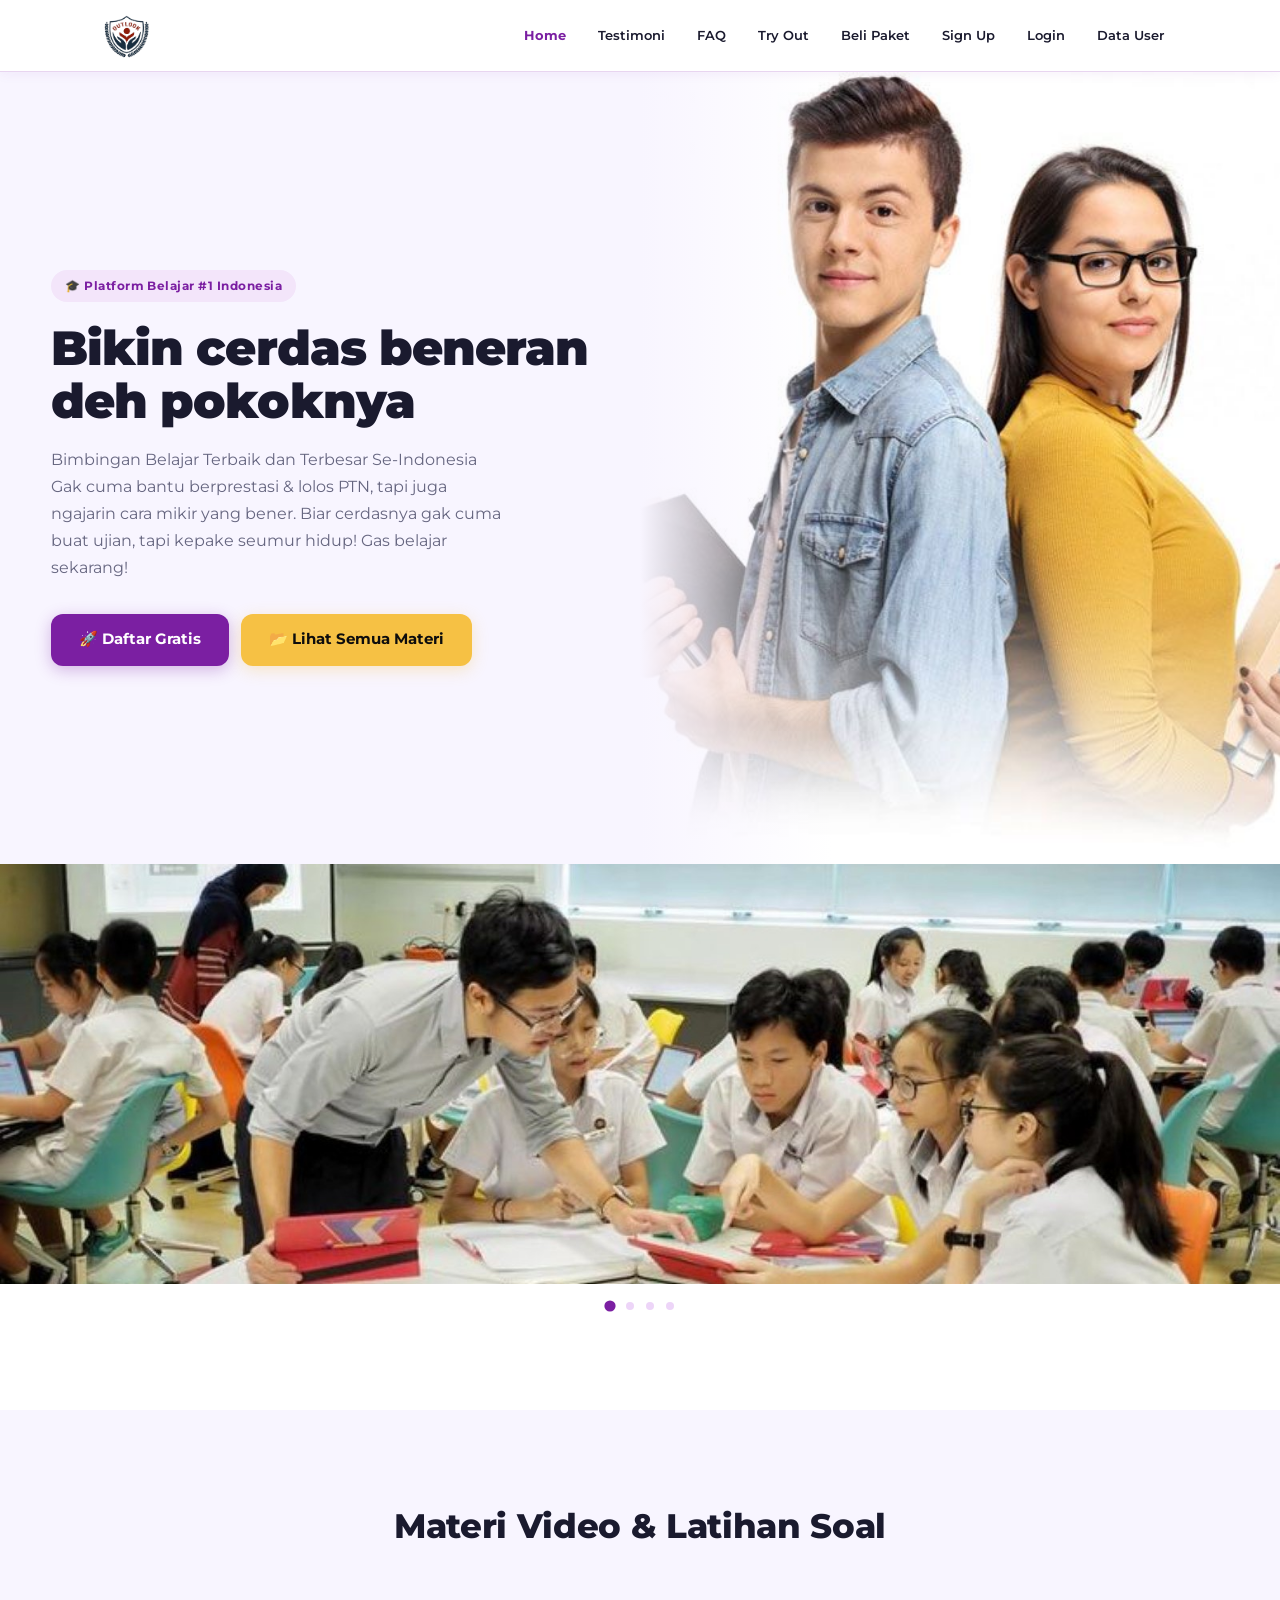
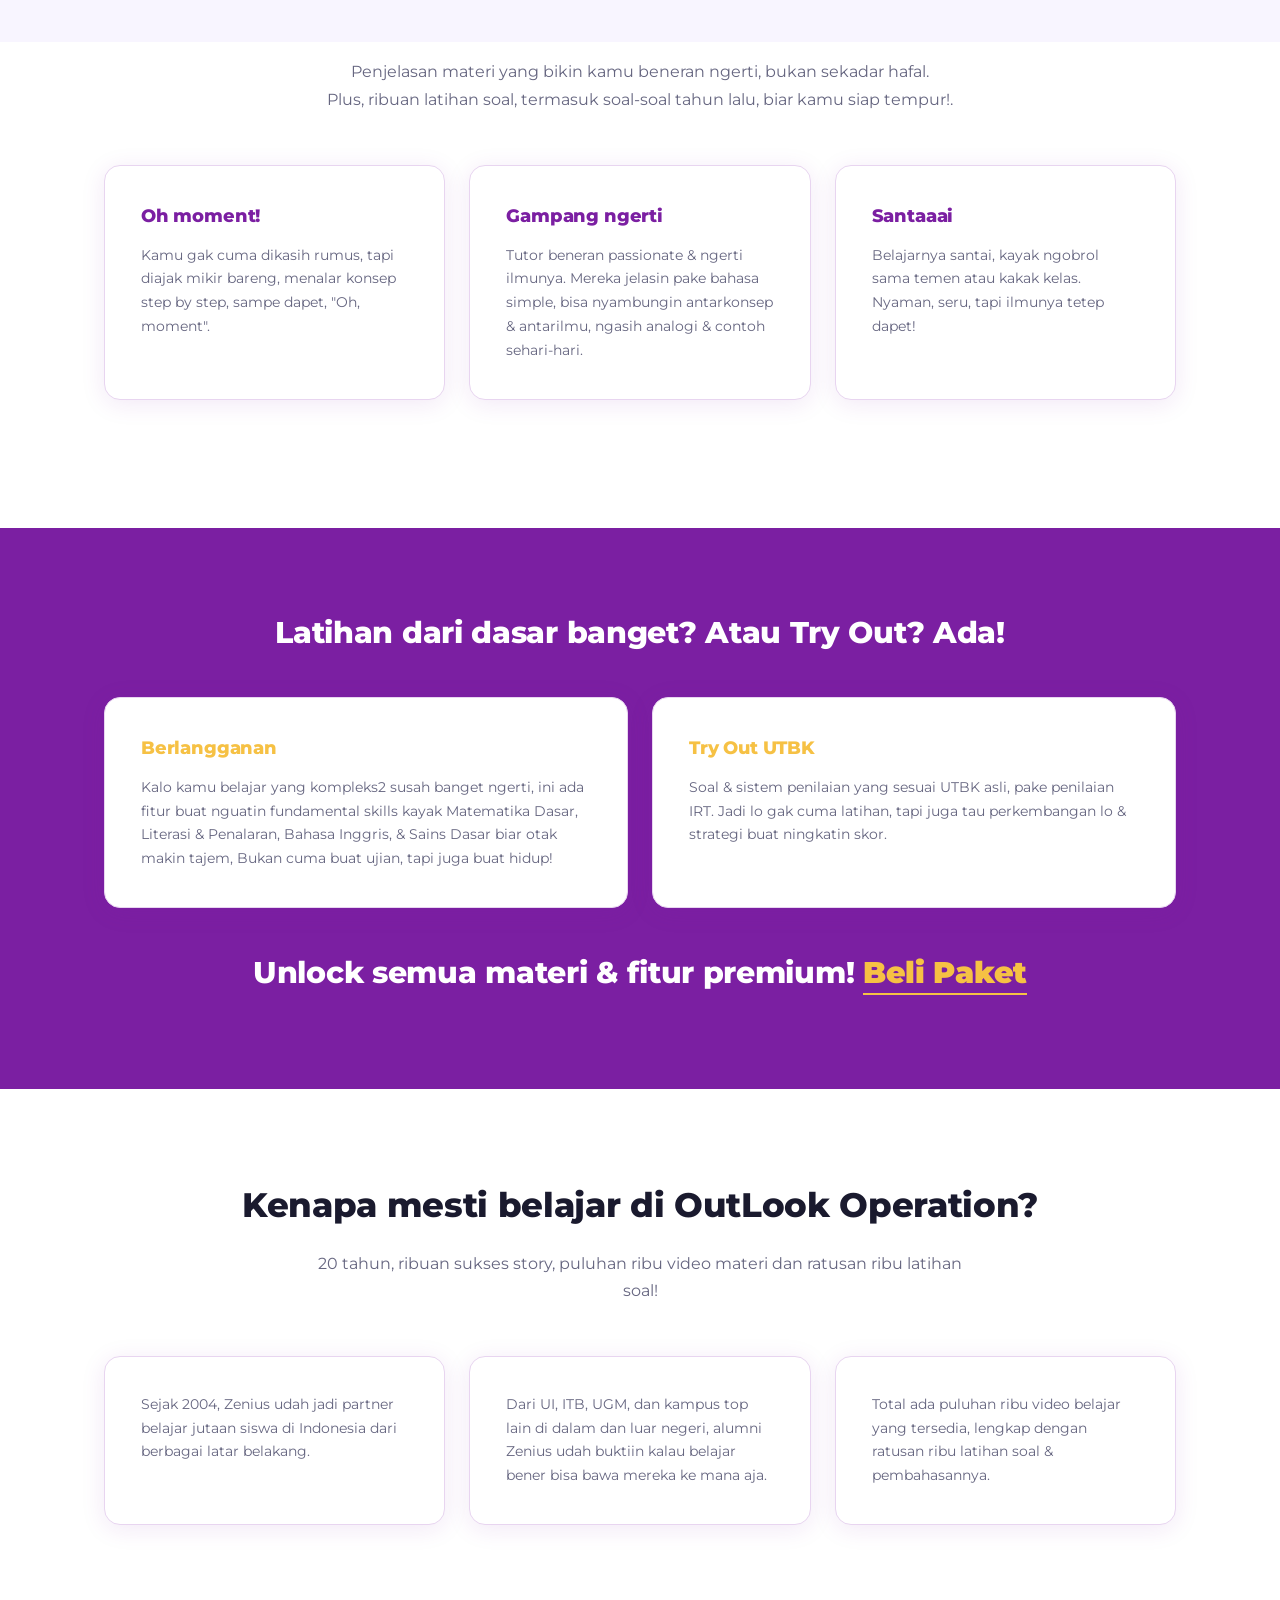
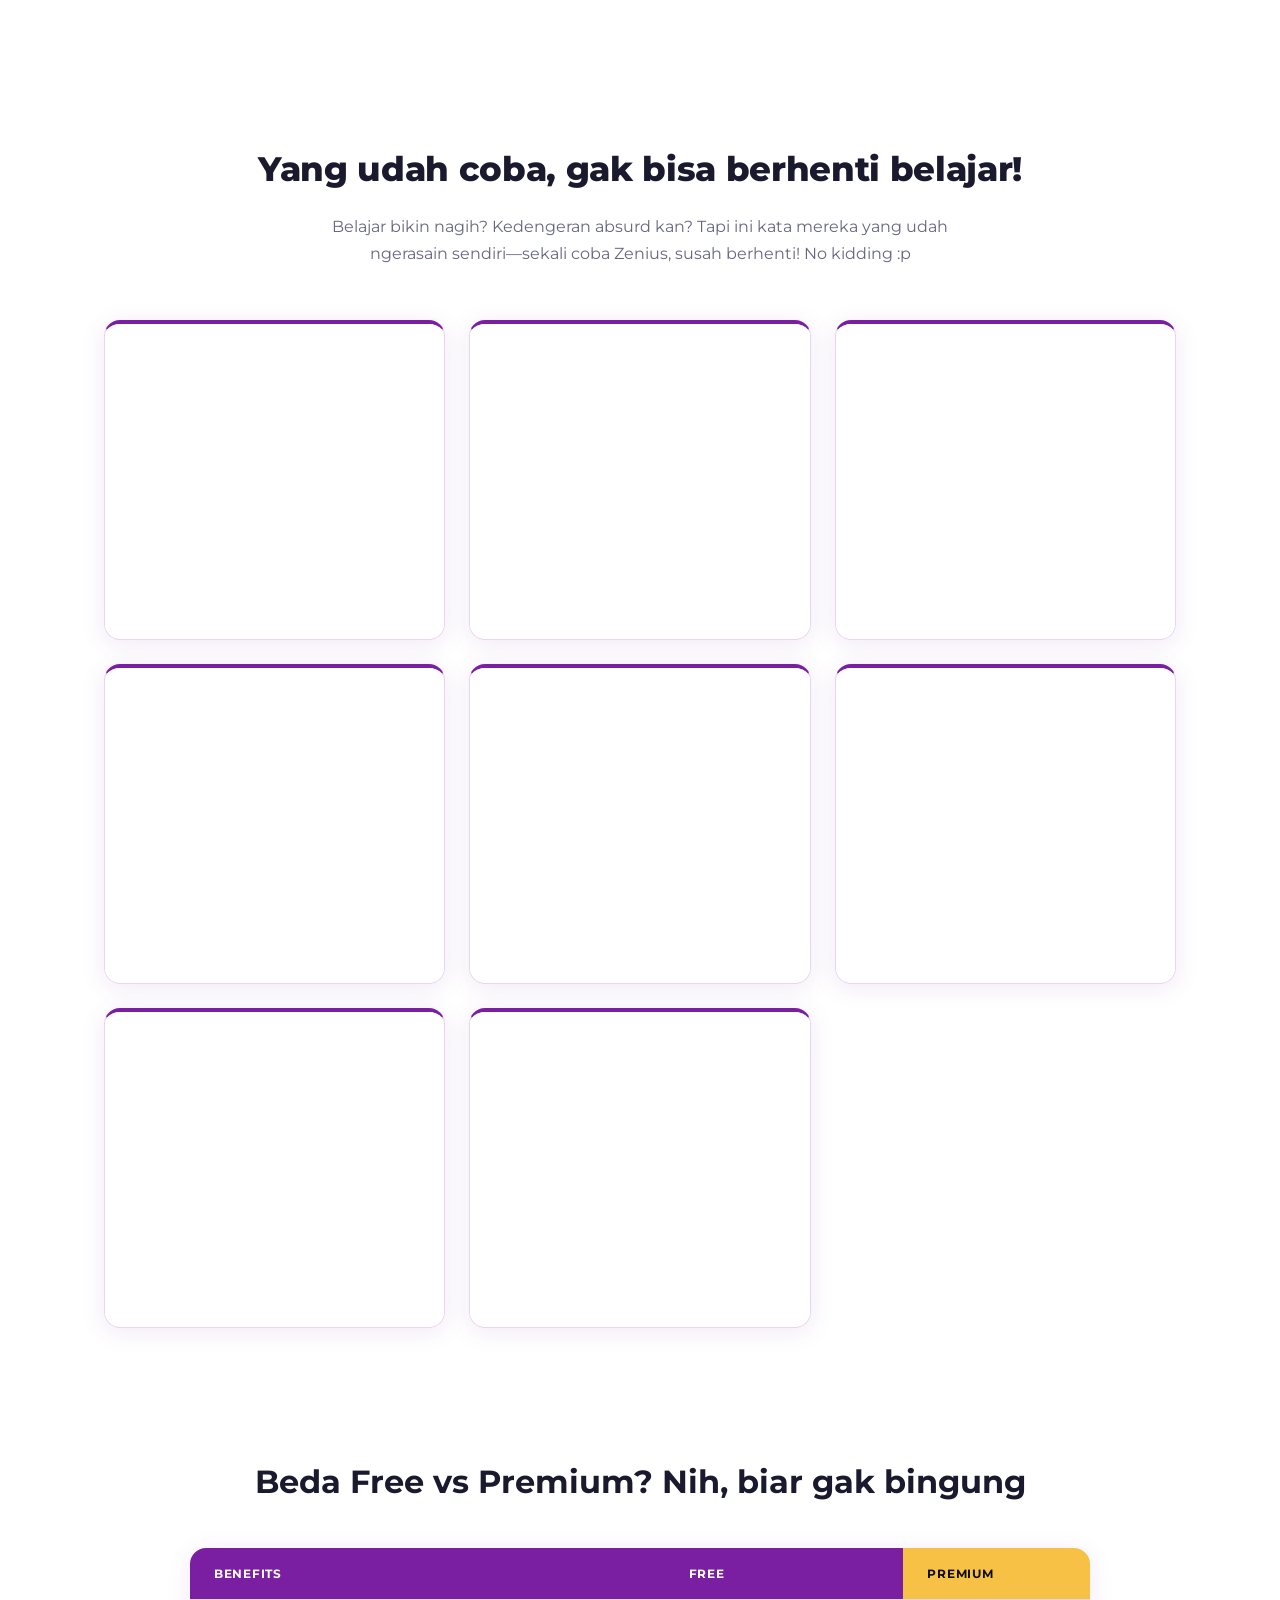
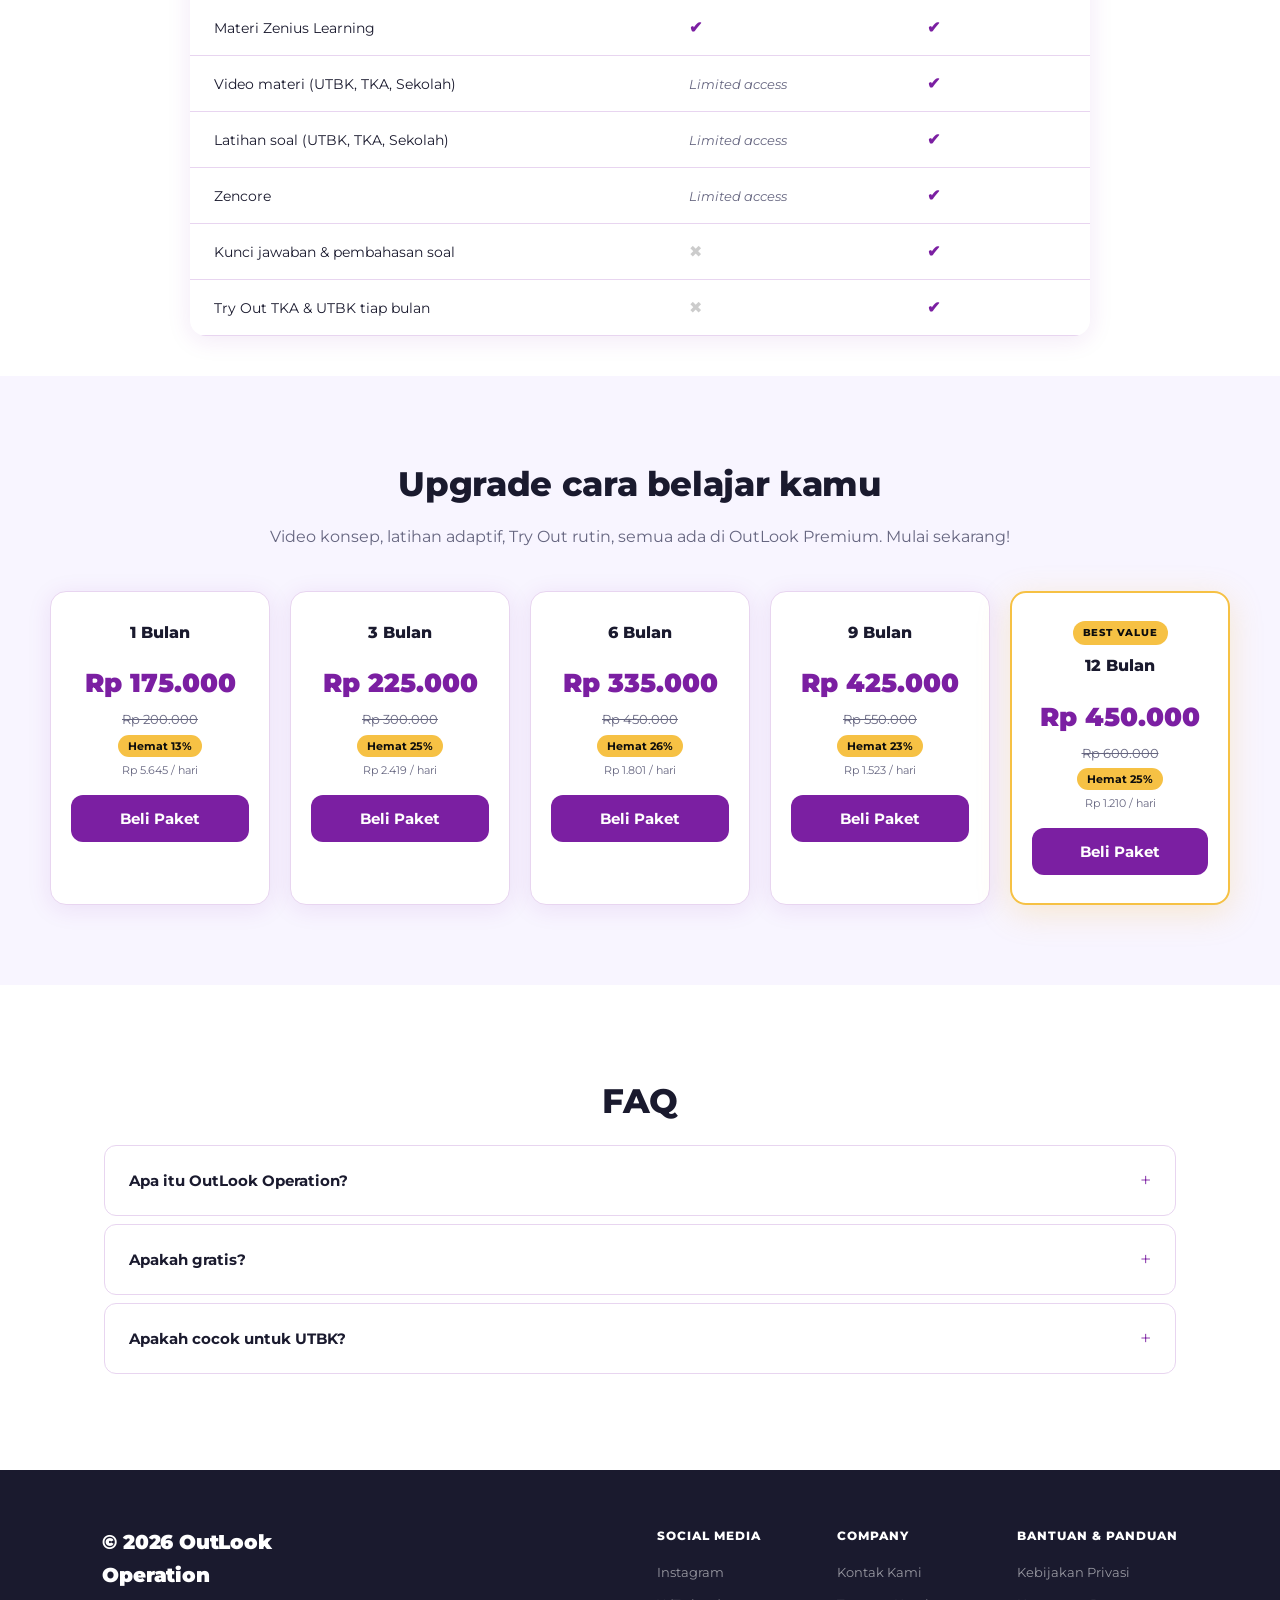
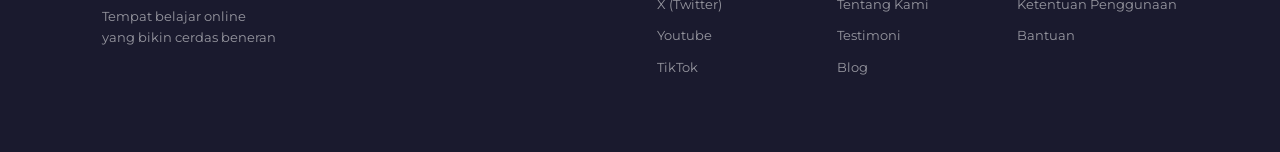
<file: index.html>
<html lang="en">

<head>
    <meta charset="UTF-8">
    <meta name="viewport" content="width=device-width, initial-scale=1.0">
    <title>OutLook Operation</title>
    <link rel="stylesheet" href="CSS/style.css">
    <link rel="preconnect" href="https://fonts.googleapis.com">
    <link rel="preconnect" href="https://fonts.gstatic.com" crossorigin>
    <link href="https://fonts.googleapis.com/css2?family=Montserrat:ital,wght@0,100..900;1,100..900&display=swap"
        rel="stylesheet">

</head>

<body>
    <!-- Header -->
    <header class="navbar">
        <li><a href="#testimoni">Testimoni</a></li>
        <li><a href="#faq">FAQ</a></li>

        <div class="top-menu">
            <ul>
                <li><a href="sma.html">SMA</a></li>
                <li><a href="utbk.html">UTBK</a></li>
                <li><a href="ujian-mandiri.html">Ujian Mandiri</a></li>
            </ul>
        </div>
        <a href="index.html">
            <img src="OutLook Logo.png" alt="Logo" style="height: 75px;">
        </a>
        <div>
            <input type="checkbox" id="nav-Toggle" class="nav-Toggle">
            <label for="nav-Toggle" class="navToggleMenu">
                <span></span>
                <span></span>
                <span></span>
            </label>
            <nav class="nav-menu">
                <ul>
                    <li><a href="#index" class="active">Home</a></li>
                    <li><a href="#testimoni">Testimoni</a></li>
                    <li><a href="#faq">FAQ</a></li>
                    <li><a href="#tryout">Try Out</a></li>
                    <li><a href="#beli-paket">Beli Paket</a></li>
                    <li><a href="SignUp.html">Sign Up</a></li>
                    <li><a href="login.html">Login</a></li>
                    <li><a href="DataUser.html">Data User</a></li>
                </ul>
            </nav>
        </div>
    </header>
    <!-- akhir header -->

    <!-- awal main -->
    <main>
        <!-- section 1: welcome -->
        <section class="hero" id="index">
            <div class="hero-text">
                <h1>Bikin cerdas beneran deh pokoknya</h1>
                <p>Bimbingan Belajar Terbaik dan Terbesar Se-Indonesia <br> Gak cuma bantu berprestasi & lolos PTN, tapi
                    juga ngajarin cara mikir yang bener. Biar cerdasnya gak cuma buat ujian, tapi kepake seumur hidup!
                    Gas belajar sekarang!
                </p>
                <div class="hero-button">
                    <a href="SignUp.html" class="btn btn-primary">🚀 Daftar Gratis</a>
                    <a href="Materi.html" class="btn btn-outline">📂 Lihat Semua Materi</a>
                </div>
            </div>
            <div class="hero-image">
                <img src="images/foto2.jpg" alt="Siswa belajar bersama">
            </div>
        </section>

        <div class="slider">

            <!-- Radio -->
            <input type="radio" name="slide" id="s1" checked>
            <input type="radio" name="slide" id="s2">
            <input type="radio" name="slide" id="s3">
            <input type="radio" name="slide" id="s4">
            <!-- Slides -->
            <div class="slides">
                <img src="images/photo2.jpg">
                <img src="images/photo1.jpg">
                <img src="images/photo3.jpg">
                <img src="images/photo4.jpg">
            </div>

            <!-- Dots -->
            <div class="dots">
                <label for="s1"></label>
                <label for="s2"></label>
                <label for="s3"></label>
                <label for="s4"></label>
            </div>

        </div>
        </section>


        <!-- Section 2: Video & Modul -->
        <section class="section">
            <div class="container">
                <h2 class="materi">Materi Video & Latihan Soal</h2>
                <p class="section-desc">Penjelasan materi yang bikin kamu beneran ngerti, bukan sekadar hafal.<br>

                    Plus, ribuan latihan soal, termasuk soal-soal tahun lalu, biar kamu siap tempur!.</p>
                <div class="grid-card">
                    <article class="card">
                        <h2>Oh moment!</h2>
                        <p>Kamu gak cuma dikasih rumus, tapi diajak mikir bareng, menalar konsep step by step, sampe
                            dapet, "Oh, moment".</p>
                    </article>
                    <article class="card">
                        <h2>Gampang ngerti</h2>
                        <p>Tutor beneran passionate & ngerti ilmunya. Mereka jelasin pake bahasa simple, bisa nyambungin
                            antarkonsep & antarilmu, ngasih analogi & contoh sehari-hari.</p>
                    </article>
                    <article class="card">
                        <h2>Santaaai</h2>
                        <p>Belajarnya santai, kayak ngobrol sama temen atau kakak kelas. Nyaman, seru, tapi ilmunya
                            tetep dapet!</p>
                    </article>
                </div>
            </div>
        </section>

        <!-- Section 3: Try Out -->
        <section class="section section-blue">
            <div class="container">
                <h2>Latihan dari dasar banget? Atau Try Out? Ada!</h2>
                <div class="grid-tryout">
                    <article class="tryout-1">
                        <h2>Berlangganan</h2>
                        <p>Kalo kamu belajar yang kompleks2 susah banget ngerti, ini ada fitur buat nguatin fundamental
                            skills kayak Matematika Dasar, Literasi & Penalaran, Bahasa Inggris, & Sains Dasar biar otak
                            makin tajem, Bukan cuma buat ujian, tapi juga buat hidup!</p>
                    </article>
                    <article class="tryout-2">
                        <h2>Try Out UTBK</h2>
                        <p>Soal & sistem penilaian yang sesuai UTBK asli, pake penilaian IRT. Jadi lo gak cuma latihan,
                            tapi juga tau perkembangan lo & strategi buat ningkatin skor.</p>
                    </article>
                </div>
            </div>

            <h2>Unlock semua materi & fitur premium! <a href="#beli-paket">Beli Paket</a></h2>
        </section>

        <!-- section 3: About -->
        <section class="section">
            <div class="container">
                <h2>Kenapa mesti belajar di OutLook Operation?</h2>
                <p class="section-desc">20 tahun, ribuan sukses story, puluhan ribu video materi dan ratusan ribu
                    latihan soal!</p>
                <div class="grid-about">
                    <div class="about">
                        <p>Sejak 2004, Zenius udah jadi partner belajar jutaan siswa di Indonesia dari berbagai latar
                            belakang.</p>
                    </div>
                    <div class="about">
                        <p>Dari UI, ITB, UGM, dan kampus top lain di dalam dan luar negeri, alumni Zenius udah buktiin
                            kalau belajar bener bisa bawa mereka ke mana aja.</p>
                    </div>
                    <div class="about">
                        <p>Total ada puluhan ribu video belajar yang tersedia, lengkap dengan ratusan ribu latihan soal
                            & pembahasannya.</p>
                    </div>
                </div>
            </div>
        </section>

        <!-- section 4: Testimoni -->
        <section class="section" id="testimoni">
            <div class="container">
                <h2>Yang udah coba, gak bisa berhenti belajar!</h2>
                <p class="section-desc">Belajar bikin nagih? Kedengeran absurd kan? Tapi ini kata mereka yang udah
                    ngerasain sendiri—sekali coba Zenius, susah berhenti! No kidding :p</p>
                <div class="grid-testimoni">
                    <div class="testimoni">
                        <h3>Sultan Zahid</h3>
                        <p>Institut Teknologi Kalimantan - Sistem Informasi</p>
                        <p>Zenius is one of the changer on how I look the knowledge in life. Mungkin semua hal yang
                            sudah dipelajarin dari SD-SMA itu terasa berbeda setelah kenal sama Zenius. Lewat playlist
                            Zen Learning, kita benar-benar diprogram ulang semua pengetahuan dan pelajaran yang
                            diketahui. Dari situ finally tau, it's absolutely crucial to learn everything from the
                            fundamental and systematically. Berharap kurikulum Zen bisa diterapkan ke seluruh sekolah,
                            pasti banyak banget siswa yang akan melihat pelajaran menjadi lebih bermakna. Thank you so
                            much Zen!</p>
                    </div>
                    <div class="testimoni">
                        <h3>Rahmah Nuuru</h3>
                        <p>Universitas Padjajaran - Sastra Jepang</p>
                        <p>Inget bgt waktu Zen masih ada aplikasi aku juga sempet langganan tapi ga aku gunain dengan
                            baik :( Waktu itu aku masih kepikiran maaaiiiinnn aja sampe akhirnya masa berlanggananya
                            habis. After ketolak SNBP ada kali ya sedihnya bgt bgt sampe berhari-hari dan persiapan SNBT
                            aku kurang dari sebulan. Awal-awal cuma catet materi PK PM tanpa latihan soal, terus aku
                            buka playlist literasi sampai fundamentalnya Zenius bener-bener hampir semua aku tonton dan
                            aku catet :D Catetan aku almost dari Zenius semua untuk sub-test PU, PPU, PBM, LitBind,
                            LitBing. Seneng bgt karena tutornya tuh ngajarnya asik! Pake bahasa gaul dan kayak lagi
                            diajarin temen. Enjoy bgt sampe lupa waktu kalo buka Zenius. Bener-bener diajarin dari dasar
                            dan alasan kenapa harus belajar tiap sub-test sampai ke hal-hal detail ada semua, keren bgt.
                            Beneran seneng bgt pernah belajar bareng Zen dan agak menyesal waktu itu sempet kebanyakan
                            main, tapi thank you yaa Zenius sudah bantu aku capai salah satu mimpi aku </p>
                    </div>
                    <div class="testimoni">
                        <h3>Khansa Maghfirah Haris</h3>
                        <p>Universitas Sumatera Utara - Manajemen bisnis</p>
                        <p>Bukan cuman aku bahkan satu keluargaku itu user Zenius. Dua orang kakak aku yang belajar di
                            Zenius lulus ke kedokteran USU dan kedokteran gigi USU, aku sendiri lulus ke manajemen USU
                            tahun ini. Pengalaman kami pakai Zenius dari masa sekolah adalah Zenius itu bukan cuman
                            ngajarin sekadar pelajaran sekolah, tapi juga membentuk pola pikir kita, dari yang awalnya
                            pelajar biasa jadi punya mindset seorang mahasiswa. Jujur belajar di Zenius itu awet bangett
                            ilmunya, kita diajarin dari konsep dasar bukan carcep (cara cepat) atau hapalan yang
                            panjang2. Rasanya setiap habis belajar di Zenius itu mau belajar lagi lagi dan lagi, ilmunya
                            ga pernah dapat di tempat lain, cuman di Zenius aku jadi suka belajar, dan penasaran dengan
                            hal2 baru. Apalagi soal-soal dan tryoutnya, aku selalu ga bosen2 bahas soal di Zenius,
                            soal-soalnya hots dan nantangin banget. Pencapaian nilai aku meningkat drastis waktu belajar
                            di Zenius, ga bimbel di mana pun dari smp, tapi aku selalu dapat peringkat tertinggi di
                            kelas maupun di sekolah. Kita diajarkan pemahaman dan pentingnya kita tau ilmu2 yang
                            diajarkan ke kita, bukan cuman untuk sekolah tapi juga untuk masa depan kita. Tutor2 nya
                            asli seru dan jago2 banget ngajarin, the real berkualitas, belajar mandiri jadi lebih enjoy
                            tapi daging semua yang didapat. Makasih banget buat Zenius udah nemenin masa sekolahku, gak
                            pernah nyesel belajar di Zenius, dan jadi rekomendasi banget untuk kamu yang mau jadi
                            pelajar cerdas dan berkualitas ❤❤❤✨</p>
                    </div>
                    <div class="testimoni">
                        <h3>Fabiola Icasia Rahmah</h3>
                        <p>Universitas Gadjah Mada - Teknik Infrastruktur Lingkungan</p>
                        <p>i kelas 12 awal aku memutuskan buat join Zenius di program NgeButZ x Zenius. FYI dari dulu
                            aku gak suka sama yang namanya belajar, aku cuma belajar SKS aja kalau ada ujian semester,
                            kalau ulangan harian kadang malah gak belajar. Setelah join Zenius, aku rasa belajar jadi
                            seruu. Contohnya dari dulu aku gak suka sama pelajaran biologi, bahkan kalau bisa di kelas
                            11 aku gak ambil paket yang ada pelajaran biologi (tapi sayangnya di sekolahku gak ada).
                            Akhirnya aku harus menjalankan masa SMA ku terutama di kelas 10 dan 11 untuk belajar biologi
                            walaupun gak suka, soal nilai jangan ditanya tiap ulangan harian aja gak pernah belajar,
                            pasti lah di bawah KKM wkwkwk, padahal untuk pelajaran lain (fisika, kimia) masih oke oke
                            aja. Waktu di kelas 12 mulai lah belajar lewat Zenius dan ternyata aku jadi suka biologi
                            karena penjelasan di Zenius tuh runtut terus kita bisa kilas balik kenapa sih ini bisa ada,
                            apa gunanya kita belajar ini, dan yang bikin aku kagum ada semua hal itu terkoneksi... dari
                            sini sih aku jadi suka belajar khususnya biologi.. dan saat pertama kali aku ulangan biologi
                            di kelas 12... aku dapet nilai terbesar di kelas, diriku aja heran banget apalagi
                            teman-teman sekelasku. pokoknya Zenius tuh bikin aku jadi suka belajar, semoga semangat
                            belajar ini bisa terus ada dalam diriku... thanks Zenius 🙌</p>
                    </div>
                    <div class="testimoni">
                        <h3>Kimmi</h3>
                        <p>Universitas Tanjungpura - Kedokteran</p>
                        <p>First of all aku mau bilang terima kasih duluu buat Zen, masa-masa gap year aku jadi lebih
                            terarah & aku jadi bisa perbaikin cara belajar akuu. Sedikit yapping, dulu aku tau Zen tuh
                            dari kakak aku yang pake Zen jugaa, aku minjem akunnya buat belajar biologi, naahh jujur
                            abis belajar dari Zen terus ngerjain latsolnya aku langsung kayak anjaayy master banget gua
                            😭, semua soal tentang materi itu aku bisa babat habis, gacorr emangg Zen. Di awal gap year
                            rasanyaa clueless harus gimana, teruss kakak aku bilang Zenius comeback. Teruss aku langsung
                            beli yang premium setahun. Langsung deh tuh gass marathon playlist UTBK Zenius. Mulai dari
                            situ aku nyadar kalo fondasi sengaruh itu buat belajarr. Soalnya dari dulu aku belajar yaa
                            langsung ke materi yang bakal untuk ulangan & terpaku sama rumus. Kalo sekarang aku udah
                            bisa ga terpaku sama rumus jadi bisa ngerjain soal walaupun materinya udah samar-samar
                            gituu. Kurang lebih setahun akuu belajarr samaa Zenn + ngebutz, comboo inii ngubah cara
                            pandang aku buaatt belajaarr, yang tadinyaa akuu belajar buat tes ajaa, sekarang aku belajar
                            buat dipake seterusnyaa. Setelah bangun - makan - belajar - makan - mandi - belajar - tidur
                            selama setahun ditemenin sama Zen akhirnya aku lolos utbk tahunn inii YEEEYYY, tebak di
                            manaa... DI FK UNTAN 😭😭 setelah dua kali nolak aku akhirnya dia nerima aku plss!!!! Thankk
                            youu Zenn udah nemenin masa masa gap akuu, sekarang aku masih & selalu rekomendasiin Zen
                            buat temen-temen aku yang mau UTBK. Ga kebayang kalo ga tau Zen comeback bakal gimana
                            setahun kemaren 😔 beruntung bisa kenal Zen & tutor-tutor Zen. SAYANG BANGET SAMA ZENN, LOVV
                            LOOVV 🫶🏻🫶🏻🫶🏻🫶🏻🫶🏻</p>
                    </div>
                    <div class="testimoni">
                        <h3>Justine Erdjie</h3>
                        <p>Universitas Pembangunan Nasional “Veteran” Jawa Timur - Hukum</p>
                        <p>Menurutku worth it BANGET!! sampe aku rekomendasiin ke teman2 pas lagi perjuangan bareng buat
                            UTBK, PARAH SIH ZEN GA ADA OBENG. Aku kalau belajar itu tonton recordnya dulu terus ulangin
                            tapi caranya diskip-skip buat liat apa yang perlu dicatat, dan enaknya di Zen itu mereka
                            recordnya jernih PWOLL, dan jelas apa yang dijelasin sama yang ditulis ga melenceng. Habis
                            itu aku baru cari apa yang ga aku ngerti dan pasti di ZEN LAGII CARINYAA, KAYA UDAH
                            SEKOMPLIT ITUUUU. Apalagi kalau udah belajar sama Ka Butz, Ka Uti, Ka Insiii, AKKK ITU SERU
                            BNGTT, udah deh itu ajaa, TERIMA KASIH ZENNN UDAH BANTU ANAK GAGAL INI YANG KETOLAK 9 JALUR
                            PTN DI TAHUN KEMARIN.</p>
                    </div>
                    <div class="testimoni">
                        <h3>Abdul Hafiz Al Fahrezi</h3>
                        <p>IPB University - Ekonomi Sumberdaya dan Lingkungan</p>
                        <p>Di kelas X gua punya mimpi untuk berkuliah di kampus top 5. Gua sadar gua ngga bisa ngandelin
                            jalur SNBP karena gua rasa itu bukan jalan gua, jadi sejak saat itu mulai fokus belajar
                            siapin TKA dan UTBK. Di situlah gua menemukan Zenius. Yang bikin Zen beda adalah Zen selalu
                            to the point dan nggak bertele-tele. Zenius pernah bikin nilai UH Kimia gua selama kelas 10
                            selalu perfect. Waktu di kelas XI gua tiba-tiba ditunjuk ikut OSK Biologi yang saat itu gak
                            gua dalami. Tapi selama 2 bulan gua enjoy banget belajar biologi kayak didongengin aja wkwk
                            (GG Bang Pras). Walau belum lolos saat itu, gua sangat bersyukur karena gua jadi menemukan
                            passion di bidang lingkungan hidup. Sampai di kelas XII gua sedih denger Zen tutup
                            sementara.... tapi ketika Zen balik tanpa pikir panjang gua langsung langganan lagi. Gua
                            sangat terbantu dengan tracker materi yang disediain Zen. Banyak banget pandangan baru
                            ketika belajar math di Zenius rasanya yang awalnya di sekolah gak nyambung langsung
                            disambungin sama Zen (Bang Sabda panutan🫡). Dan akhir perjuangan, gua lulus UTBK di Ekonomi
                            Sumberdaya dan Lingkungan - IPB. Terima kasih banyak buat Zen yang udah nemenin selama 3
                            tahun terakhir! Bahkan, saat ini gua masih langganan Zen untuk persiapan mata kuliah Mafiki
                            dasar di semester 1 nanti, hehe. Akhir kata ILY ZEN! Terus jadi platform yang bikin cerdas
                            beneran ya!</p>
                    </div>
                    <div class="testimoni">
                        <h3>Raihani Sofia</h3>
                        <p>Universitas Andalas - Kedokteran</p>
                        <p>Momen gue bertemu Zenius, gue jadi menemukan nikmatnya belajar dengan tujuan untuk memudahkan
                            kehidupan gue sendiri. Gue ngga paham ya gimana caranya Zenius bisa ngasih “life lesson”
                            lewat belajar Matematika, Kimia, Fisika, dll. Secara tutornya, nih, iya sih bahas
                            matematika, tapi bisa ngalor ngidul dari A-Z nyambung ke Biologi lah atau Kimia lah. Mereka
                            menyampaikan materi dengan cara bercerita, yang bikin lu belajar serasa ngga belajar. Alias
                            jadi seru parah dan nagih. Gongnya, moment gue waktu pandemi, isu-isunya murid Indonesia
                            ngalamin learning loss, tapi gue ga relate sama sekali karena justru gue jadi semangat
                            belajar walau ga di sekolah, alias pake Zenius. Akhirnya keterusan sampe SMA (semoga
                            berlanjut sampai akhir hayat wkwk). Mindset gue terhadap belajar makin bagus karena makin
                            dipoles. At the end, gue jadi mahasiswa Kedokteran!!! Thank you Zenius! Gue dateng dengan
                            ekspektasi nilai 100 di ujian, lalu pulang dengan pelajaran hidup dengan segambreng
                            'bingkisan' nilai 100.</p>
                    </div>
                </div>
            </div>
        </section>

        <table>
            <h1>Beda Free vs Premium? Nih, biar gak bingung</h1>
            <thead>
                <tr>
                    <th>Benefits</th>
                    <th class="center">Free</th>
                    <th class="center premium">Premium</th>
                </tr>
            </thead>

            <tbody>
                <tr>
                    <td>Materi Zenius Learning</td>
                    <td class="center check">✔</td>
                    <td class="center premium check">✔</td>
                </tr>

                <tr>
                    <td>Video materi (UTBK, TKA, Sekolah)</td>
                    <td class="center limited">Limited access</td>
                    <td class="center premium check">✔</td>
                </tr>

                <tr>
                    <td>Latihan soal (UTBK, TKA, Sekolah)</td>
                    <td class="center limited">Limited access</td>
                    <td class="center premium check">✔</td>
                </tr>

                <tr>
                    <td>Zencore</td>
                    <td class="center limited">Limited access</td>
                    <td class="center premium check">✔</td>
                </tr>

                <tr>
                    <td>Kunci jawaban & pembahasan soal</td>
                    <td class="center cross">✖</td>
                    <td class="center premium check">✔</td>
                </tr>

                <tr>
                    <td>Try Out TKA & UTBK tiap bulan</td>
                    <td class="center cross">✖</td>
                    <td class="center premium check">✔</td>
                </tr>
            </tbody>
        </table>

        </div>

        <section class="pricing-section" id="beli-paket">
            <h1>Upgrade cara belajar kamu</h1>
            <p>Video konsep, latihan adaptif, Try Out rutin, semua ada di OutLook Premium. Mulai sekarang!</p>

            <div class="pricing-cards">

                <!-- 1 BULAN -->
                <div class="card">
                    <h3>1 Bulan</h3>
                    <div class="price-box">
                        <div class="price">Rp 175.000</div>
                        <div class="old-price">Rp 200.000</div>
                        <div class="save">Hemat 13%</div>
                        <div class="per-day">Rp 5.645 / hari</div>
                    </div>
                    <button type="button" onclick="beliPaket(1)">Beli Paket</button>
                </div>

                <!-- 3 BULAN -->
                <div class="card">
                    <h3>3 Bulan</h3>
                    <div class="price-box">
                        <div class="price">Rp 225.000</div>
                        <div class="old-price">Rp 300.000</div>
                        <div class="save">Hemat 25%</div>
                        <div class="per-day">Rp 2.419 / hari</div>
                    </div>
                    <button type="button" onclick="beliPaket(3)">Beli Paket</button>
                </div>

                <!-- 6 BULAN -->
                <div class="card">
                    <h3>6 Bulan</h3>
                    <div class="price-box">
                        <div class="price">Rp 335.000</div>
                        <div class="old-price">Rp 450.000</div>
                        <div class="save">Hemat 26%</div>
                        <div class="per-day">Rp 1.801 / hari</div>
                    </div>
                    <button type="button" onclick="beliPaket(6)">Beli Paket</button>
                </div>

                <!-- 9 BULAN -->
                <div class="card">
                    <h3>9 Bulan</h3>
                    <div class="price-box">
                        <div class="price">Rp 425.000</div>
                        <div class="old-price">Rp 550.000</div>
                        <div class="save">Hemat 23%</div>
                        <div class="per-day">Rp 1.523 / hari</div>
                    </div>
                    <button type="button" onclick="beliPaket(9)">Beli Paket</button>
                </div>

                <!-- 12 BULAN -->
                <div class="card best">
                    <div class="badge">BEST VALUE</div>
                    <h3>12 Bulan</h3>
                    <div class="price-box">
                        <div class="price">Rp 450.000</div>
                        <div class="old-price">Rp 600.000</div>
                        <div class="save">Hemat 25%</div>
                        <div class="per-day">Rp 1.210 / hari</div>
                    </div>
                    <button type="button" onclick="beliPaket(12)">Beli Paket</button>
                </div>
            </div>

        </section>
    </main>
    <!-- akhir main -->

    <section class="section" id="faq">
        <div class="container">
            <h2>FAQ</h2>

            <div class="faq-item">
                <input type="checkbox" id="faq1">
                <label for="faq1">Apa itu OutLook Operation?</label>
                <p>Platform belajar online yang bantu kamu ngerti konsep, bukan cuma hafal.</p>
            </div>

            <div class="faq-item">
                <input type="checkbox" id="faq2">
                <label for="faq2">Apakah gratis?</label>
                <p>Ada versi gratis, tapi fitur lengkap ada di premium.</p>
            </div>

            <div class="faq-item">
                <input type="checkbox" id="faq3">
                <label for="faq3">Apakah cocok untuk UTBK?</label>
                <p>Sangat cocok karena soal dan sistemnya mirip UTBK asli.</p>
            </div>

        </div>
    </section>


    <!-- Footer -->
    <footer class="footer">
        <div class="footer-top">
            <!-- kiri -->
            <div class="footer-kiri">
                <div class="logo">
                    <p>&copy; 2026 OutLook<br>Operation</p>
                </div>
                <div class="tagline">
                    Tempat belajar online<br>
                    yang bikin cerdas beneran
                </div>
            </div>

            <!-- kanan -->
            <div class="footer-kanan">
                <div class="footer-col">
                    <h4>Social Media</h4>
                    <ul>
                        <li>Instagram<br></li>
                        <li>X (Twitter)<br></li>
                        <li>Youtube<br></li>
                        <li>TikTok</li>
                    </ul>
                </div>

                <div class="footer-col">
                    <h4>Company</h4>
                    <ul>
                        <li>Kontak Kami<br></li>
                        <li>Tentang Kami<br></li>
                        <li>Testimoni<br></li>
                        <li>Blog</li>
                    </ul>
                </div>

                <div class="footer-col">
                    <h4>Bantuan & Panduan</h4>
                    <ul>
                        <li>Kebijakan Privasi<br></li>
                        <li>Ketentuan Penggunaan<br></li>
                        <li>Bantuan</li>
                    </ul>
                </div>
            </div>
        </div>
    </footer>
    <script src="javascript/proses.js"></script>
</body>

</html>
</file>
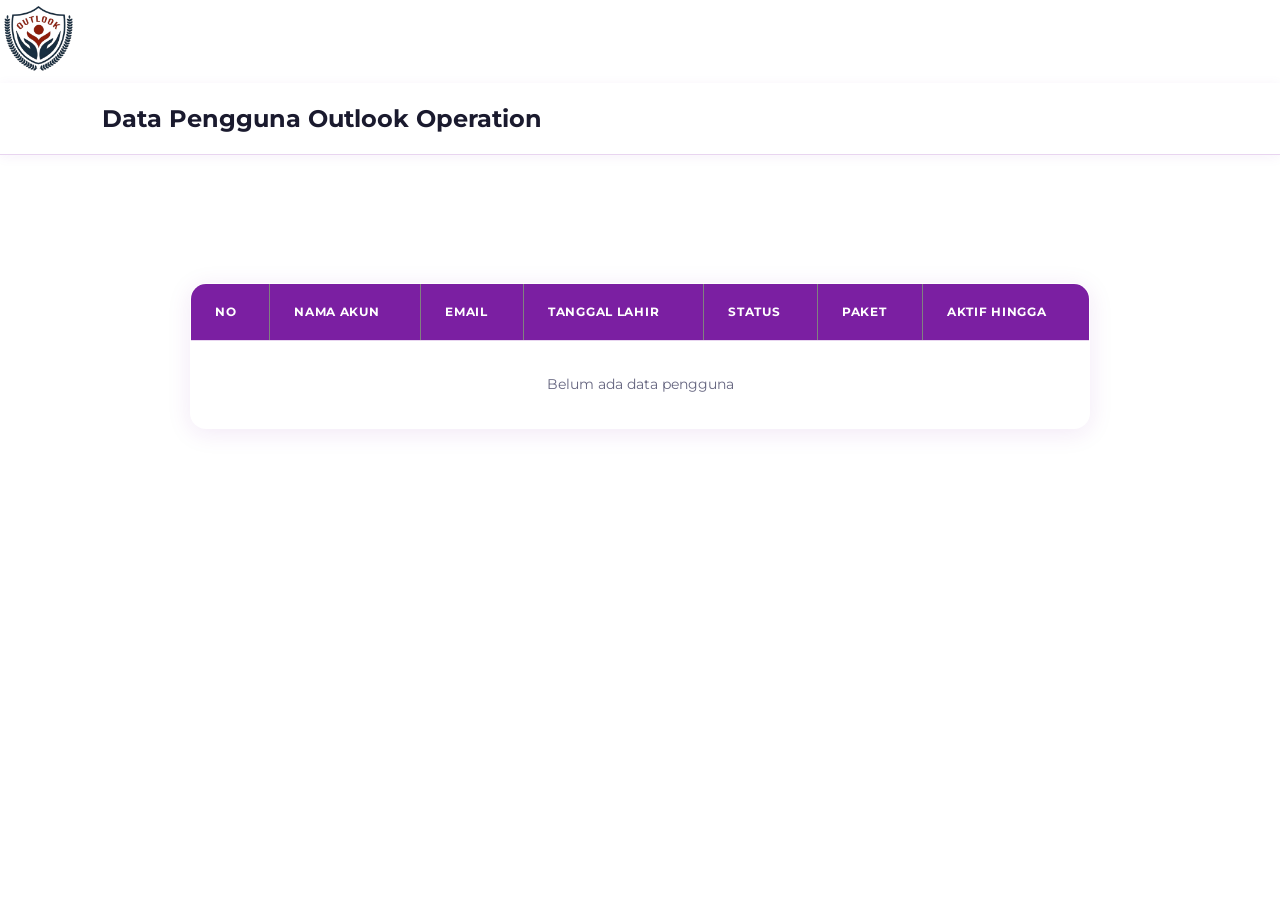
<file: DataUser.html>
<!DOCTYPE html>
<html lang="id">

<head>
    <meta charset="UTF-8">
    <meta name="viewport" content="width=device-width, initial-scale=1.0">
    <title>Data Pengguna | OutLook Operation</title>

    <link rel="stylesheet" href="CSS/style.css">

    <link rel="preconnect" href="https://fonts.googleapis.com">
    <link rel="preconnect" href="https://fonts.gstatic.com" crossorigin>

    <link href="https://fonts.googleapis.com/css2?family=Montserrat:wght@100..900&display=swap" rel="stylesheet">
</head>

<body>
    <header>
        </div>
        <a href="index.html">
            <img src="OutLook Logo.png" alt="Logo" style="height: 75px;">
        </a>
        <div class="navbar">
            <h2>Data Pengguna Outlook Operation</h2>
        </div>
        <div>
    </header>
    <main>
        <section class="section">
            <div class="container">
                <table border="1" cellpadding="10" cellspacing="0" width="100%">

                    <thead>
                        <tr>
                            <th>No</th>
                            <th>Nama Akun</th>
                            <th>Email</th>
                            <th>Tanggal Lahir</th>
                            <th>Status</th>
                            <th>Paket</th>
                            <th>Aktif Hingga</th>
                        </tr>
                    </thead>

                    <tbody id="userTable">
                        <!-- Data akan ditampilkan oleh JavaScript -->
                    </tbody>

                </table>

            </div>

        </section>

    </main>

    <script src="javascript/proses.js"></script>

</body>

</html>
</file>
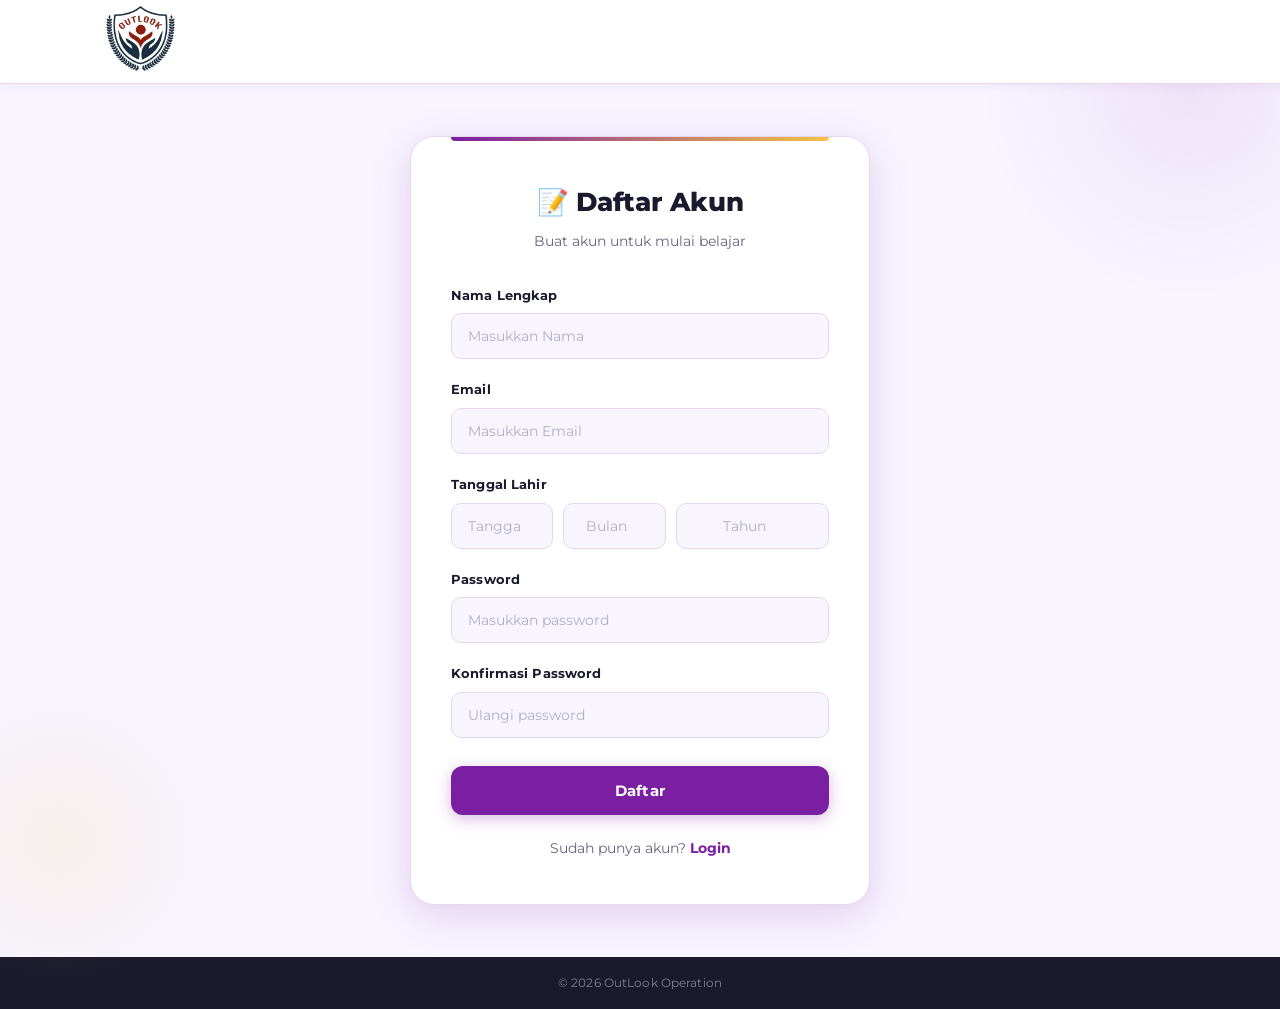
<file: SignUp.html>
<!DOCTYPE html>
<html lang="id">

<head>
    <meta charset="UTF-8">
    <meta name="viewport" content="width=device-width, initial-scale=1.0">
    <title>Sign Up | OutLook Operation</title>
    <link rel="stylesheet" href="CSS/signup.css">

    <!-- Font sama -->
    <link href="https://fonts.googleapis.com/css2?family=Montserrat:wght@300;400;600&display=swap" rel="stylesheet">
</head>

<body>

    <!-- HEADER -->
    <header class="navbar">
        <a href="index.html">
            <img src="OutLook Logo.png" alt="Logo" style="height: 75px;">
        </a>
    </header>

    <!-- SIGN UP -->
    <main class="signup-wrapper">
        <div class="signup-box">
            <h2>📝 Daftar Akun</h2>
            <p>Buat akun untuk mulai belajar</p>

            <form onsubmit="daftar(event)">
                <div class="form-group">
                    <label>Nama Lengkap</label>
                    <input type="text" id="Nama" placeholder="Masukkan Nama">
                </div>

                <div class="form-group">
                    <label>Email</label>
                    <input type="text" id="Email" placeholder="Masukkan Email">
                </div>
                <div class="form-group">
                    <label>Tanggal Lahir</label>
                    <div class="birthday-group">
                        <input type="number" id="TglLahir" placeholder="Tanggal" min="1" max="31">
                        <input type="number" id="BulanLahir" placeholder="Bulan" min="1" max="12">
                        <input type="number" id="TahunLahir" placeholder="Tahun" min="1900" max="2025">
                    </div>
                </div>
                <div class="form-group">
                    <label>Password</label>
                    <input type="password" placeholder="Masukkan password" required>
                </div>

                <div class="form-group">
                    <label>Konfirmasi Password</label>
                    <input type="password" placeholder="Ulangi password" required>
                </div>

                <button type="submit">Daftar</button>
            </form>

            <div class="extra">
                <p>Sudah punya akun? <a href="login.html">Login</a></p>
            </div>
        </div>
    </main>

    <!-- FOOTER -->
    <footer class="footer">
        <p>&copy; 2026 OutLook Operation</p>
    </footer>
    <script src="javascript/proses.js"></script>
</body>

</html>
</file>
<file: CSS/style.css>
@import url('https://fonts.googleapis.com/css2?family=Montserrat:wght@400;500;600;700;800;900&display=swap');

input {
    display: none;
}

*, *::before, *::after {
    margin: 0;
    padding: 0;
    box-sizing: border-box;
}

html { scroll-behavior: smooth; }

body {
    font-family: 'Montserrat', sans-serif;
    background-color:#FFFFFF;
    color: #1A1A2E;
    line-height: 1.65;
}

ul { list-style: none; }

.hidden { display: none; }

.slider input[type="radio"] {
    display: none !important;
    width: auto !important;
    padding: 0 !important;
    border: none !important;
    border-radius: 0 !important;
}

.slider {
    width: 100vw;
    margin-left: calc(-50vw + 50%);
    position: relative;
    overflow: hidden;
}

.slides {
    display: flex;
    transition: transform 0.5s ease;
}

.slides img {
    flex: 0 0 100%;
    width: 100%;
    height: 420px;
    object-fit: cover;
    object-position: center top;
}

#s1:checked ~ .slides { transform: translateX(0%); }
#s2:checked ~ .slides { transform: translateX(-100%); }
#s3:checked ~ .slides { transform: translateX(-200%); }
#s4:checked ~ .slides { transform: translateX(-300%); }

.dots {
    text-align: center;
    margin-top: 12px;
    padding: 0 16px;
}

.dots label {
    display: inline-block;
    width: 8px;
    height: 8px;
    margin: 4px;
    background: #EDD5F8;
    border-radius: 50%;
    cursor: pointer;
    transition: all 0.25s cubic-bezier(0.4,0,0.2,1);
}

.dots label:hover { background: #7B1FA2; }

#s1:checked ~ .dots label[for="s1"],
#s2:checked ~ .dots label[for="s2"],
#s3:checked ~ .dots label[for="s3"],
#s4:checked ~ .dots label[for="s4"] {
    background: #7B1FA2;;
    transform: scale(1.4);
}

.navbar {
    display: flex;
    align-items: center;
    justify-content: space-between;
    padding: 0 8%;
    background:  #FFFFFF;
    position: sticky;
    top: 0;
    z-index: 2000;
    min-height: 72px;
    border-bottom: 1px solid #E8D5F0;
    box-shadow: 0 2px 12px rgba(123,31,162,0.06);
}

.nav-left,
.navbar > a:first-of-type {
    display: flex;
    align-items: center;
    gap: 16px;
}

.navbar img {
    height: 48px !important;
    width: auto;
}

.nav-menu {
    display: flex;
    list-style: none;
    gap: 2px;
    margin-left: auto;
}

.nav-menu li { display: inline; }

.nav-menu li a {
    display: inline-block;
    text-decoration: none;
    color:  #1A1A2E;
    font-weight: 600;
    font-size: 13px;
    padding: 8px 14px;
    border-radius: 8px;
    transition:  all 0.25s cubic-bezier(0.4,0,0.2,1);
}

.nav-menu li a:hover {
    background: #F3E5FA;
    color: #7B1FA2;
}

.nav-menu li a.active {
    color: #7B1FA2;
    font-weight: 700;
}

/* Sembunyikan elemen navbar yang tidak perlu */
.navbar > li,
.navbar > ul:not(.nav-menu),
.top-menu {
    display: none !important;
}

/* HERO 2 kolom: teks kiri, gambar kanan */
.hero {
    min-height: 88vh;
    display: grid;
    grid-template-columns: 1fr 1fr;
    align-items: stretch;
    background:  #F8F5FF;
}

.hero-text {
    display: flex;
    flex-direction: column;
    justify-content: center;
    padding: 60px 8%;
    position: relative;
}

/* kotak label di atas h1 */
.hero-text::before {
    content: '🎓 Platform Belajar #1 Indonesia';
    display: inline-block;
    background: #F3E5FA;
    color: #7B1FA2;
    font-size: 12px;
    font-weight: 700;
    letter-spacing: 0.04em;
    padding: 6px 14px;
    border-radius: 20px;
    margin-bottom: 20px;
    width: fit-content;
}

.hero-text h1 {
    font-size: 48px;
    font-weight: 900;
    line-height: 1.1;
    margin-bottom: 18px;
    color:  #1A1A2E;
    text-align: left;
    letter-spacing: -0.02em;
}

.hero-text h1 span {
    color: #7B1FA2;
}

.hero-text p {
    font-size: 16px;
    margin-bottom: 32px;
    color:  #666680;
    text-align: left;
    line-height: 1.7;
    max-width: 460px;
}

.hero-button {
    display: flex;
    gap: 12px;
    flex-wrap: wrap;
    justify-content: flex-start;
}

/* hero image */
.hero-image {
    width: 100%;
    height: 100%;
    min-height: 88vh;
    overflow: hidden;
    position: relative;
}

.hero-image img {
    width: 100%;
    height: 100%;
    object-fit: cover;
    display: block;
}

/* gradasi dari gambar ke kolom teks */
.hero-image::before {
    content: '';
    position: absolute;
    top: 0; left: 0;
    width: 30%;
    height: 100%;
    background: linear-gradient(to right, #F8F5FF 0%, rgba(248,245,255,0) 100%);
    pointer-events: none;
    z-index: 1;
}

/* ── TOMBOL ── */
.btn {
    display: inline-flex;
    align-items: center;
    justify-content: center;
    gap: 8px;
    padding: 0 28px;
    height: 52px;
    border-radius: 12px;
    font-family: 'Montserrat', sans-serif;
    font-size: 15px;
    font-weight: 700;
    text-decoration: none;
    transition: all 0.25s cubic-bezier(0.4,0,0.2,1);
    white-space: nowrap;
    cursor: pointer;
    border: none;
}

.btn-primary {
    background:#7B1FA2;
    color: #FFFFFF;
    box-shadow: 0 4px 16px rgba(123,31,162,0.30);
}

.btn-primary:hover {
    background: #560D72;
    transform: translateY(-2px);
    box-shadow: 0 8px 24px rgba(123,31,162,0.40);
}

.btn-outline {
    background: #F6C144;
    color: #0D0D0D;
    box-shadow: 0 4px 16px rgba(246,193,68,0.30);
}

.btn-outline:hover {
    background: #E0A800;
    transform: translateY(-2px);
    box-shadow: 0 8px 24px rgba(246,193,68,0.40);
}

/* main & container */
main {
    width: 100%;
    overflow-x: hidden;
}

.container {
    max-width: 1200px;
    margin: 0 auto;
    padding: 0 5%;
}

/* section */
.section {
    padding: 88px 0;
    text-align: center;
}

.section h2 {
    font-size: 34px;
    font-weight: 800;
    margin-bottom: 16px;
    color: #1A1A2E;
    letter-spacing: -0.01em;
}

.section-desc {
    max-width: 680px;
    margin: 0 auto 52px auto;
    color: #666680;
    font-size: 16px;
    line-height: 1.7;
}

/* materi */
.materi {
    width: 100vw;
    position: relative;
    left: 50%;
    margin-left: -50vw;
    background: #F8F5FF;;
    padding: 88px 0;
    text-align: center;
}

/* ── card grid ── */
.grid-card,
.grid-about,
.grid-testimoni,
.grid-tryout {
    display: grid;
    grid-template-columns: repeat(auto-fit, minmax(280px, 1fr));
    gap: 24px;
    text-align: left;
    margin-top: 40px;
    margin-bottom: 40px;
}

.card, .about {
    background: #FFFFFF;
    padding: 36px;
    border-radius:  16px;
    box-shadow:  0 4px 24px rgba(123,31,162,0.10);
    border: 1.5px solid   #E8D5F0;
    transition:   #E8D5F0;
}

.card:hover {
    transform: translateY(-6px);
    box-shadow: 0 10px 40px rgba(123,31,162,0.18);
    border-color: #EDD5F8;
}

.card h2 {
    color: #7B1FA2;
    font-size: 18px;
    font-weight: 800;
    margin-bottom: 12px;
}

.card p, .about p {
    color:  #666680;
    font-size: 14px;
    line-height: 1.7;
}

.section-blue {
    width: 100vw;
    position: relative;
    left: 50%;
    margin-left: -50vw;
    background: #7B1FA2;
    padding: 80px 0;
    text-align: center;
}

.section-blue h2 {
    color: #FFFFFF;
    font-size: 30px;
    font-weight: 800;
    margin-bottom: 12px;
}

.tryout-1, 
.tryout-2 {
    background: #FFFFFF;
    padding: 36px;
    border-radius: 16px;
    box-shadow: 0 4px 24px rgba(123,31,162,0.10);
    border: 1.5px solid #E8D5F0;
    transition: all 0.25s cubic-bezier(0.4,0,0.2,1);
}

.tryout-1 h2, .tryout-2 h2 {
    font-size: 18px;
    font-weight: 800;
    margin-bottom: 12px;
    color: #F6C144;
}

.tryout-1 p, .tryout-2 p {
    color: #666680;
    font-size: 14px;
    line-height: 1.7;
}

.section-blue h2 a {
    color: #F6C144;
    font-weight: 900;
    text-decoration: none;
    border-bottom: 2px solid #F6C144;
    padding-bottom: 2px;
    transition: all 0.25s cubic-bezier(0.4,0,0.2,1);
}

.section-blue h2 a:hover {
    color: #E0A800;
    border-color: #E0A800;
}

.section-blue .section-desc {
    color: rgba(255,255,255,0.75);
}

/* ── TESTIMONI ── */
.testimoni {
    background: #FFFFFF;
    padding: 28px;
    border-radius: 16px;
    border-top: 4px solid #7B1FA2;
    box-shadow: 0 4px 24px rgba(123,31,162,0.10);
    max-height: 320px;
    overflow-y: auto;
    transition: all 0.25s cubic-bezier(0.4,0,0.2,1);
    border-left: 1.5px solid #E8D5F0;
    border-right: 1.5px solid #E8D5F0;
    border-bottom: 1.5px solid #E8D5F0;
}

.testimoni:hover {
    box-shadow: 0 10px 40px rgba(123,31,162,0.18);
}

.testimoni::-webkit-scrollbar { width: 4px; }
.testimoni::-webkit-scrollbar-thumb {
    background: #EDD5F8;
    border-radius: 10px;
}

.testimoni h3 {
    font-size: 16px;
    font-weight: 800;
    margin-bottom: 4px;
    color:  #7B1FA2;
}

.testimoni p:nth-of-type(1) {
    font-size: 11px;
    font-weight: 600;
    margin-bottom: 14px;
    color:  #666680;
    text-transform: uppercase;
    letter-spacing: 0.05em;
}

.testimoni p:nth-of-type(2) {
    font-size: 13px;
    line-height: 1.65;
    color:  #1A1A2E;
}

/* tabel free vs premium */
table {
    width: 100%;
    max-width: 900px;
    border-collapse: collapse;
    background: #FFFFFF;
    border-radius: 16px;
    overflow: hidden;
    box-shadow: 0 4px 24px rgba(123,31,162,0.10);
    margin: 40px auto;
}

h1{
    text-align: center;
}
th, td {
    padding: 18px 24px;
    text-align: left;
    border-bottom: 1px solid #E8D5F0;
    font-size: 14px;
}

th {
    background:  #7B1FA2;
    color:#FFFFFF;
    font-size: 12px;
    font-weight: 700;
    text-transform: uppercase;
    letter-spacing: 0.06em;
}

th.premium {
    background: #F6C144;
    color: #0D0D0D;
}

.check { color: #7B1FA2; font-weight: 800; font-size: 16px; }
.cross  { color: #ccc; font-size: 16px; }
.limited { color:  #666680; font-size: 13px; font-style: italic; }

/* pricing */
.pricing-section {
    text-align: center;
    padding: 80px 0;
    background: #F8F5FF;
}

.pricing-section h1 {
    font-size: 34px;
    font-weight: 800;
    color: #1A1A2E;
    margin-bottom: 12px;
    letter-spacing: -0.01em;
}

.pricing-section > p {
    color: #666680;
    font-size: 16px;
    margin-bottom: 8px;
}

.pricing-cards {
    display: flex;
    flex-wrap: wrap;
    margin-top: 40px;
    gap: 20px;
    justify-content: center;
}

.pricing-section .card {
    width: 220px;
    text-align: center;
    padding: 28px 20px;
    position: relative;
    border: 1.5px solid #E8D5F0;
}

.pricing-section .card h3 {
    font-size: 16px;
    font-weight: 800;
    color: #1A1A2E;
    margin-bottom: 16px;
}

.price-box { margin-bottom: 16px; }

.price {
    font-size: 26px;
    font-weight: 900;
    color:  #7B1FA2;
    margin: 8px 0 4px;
}

.old-price {
    font-size: 13px;
    color: #666680;
    text-decoration: line-through;
    margin-bottom: 4px;
}

.save {
    display: inline-block;
    background: #F6C144;
    color: #0D0D0D;
    font-size: 11px;
    font-weight: 700;
    padding: 2px 10px;
    border-radius: 20px;
    margin-bottom: 4px;
}

.per-day {
    font-size: 11px;
    color:  #666680;
}

.pricing-section .card a {
    display: block;
    margin-top: 16px;
    padding: 10px;
    background: #7B1FA2;
    color:   #FFFFFF;
    border-radius: 10px;
    font-size: 13px;
    font-weight: 700;
    text-decoration: none;
    transition:  all 0.25s cubic-bezier(0.4,0,0.2,1);
}

.pricing-section .card a:hover {
    background:#E0A800;
}

.card.best {
    border: 2px solid #F6C144;
    box-shadow: 0 8px 32px rgba(246,193,68,0.25);
}

.badge {
    display: inline-block;
    background: #F6C144;
    color:  #0D0D0D;
    font-size: 10px;
    font-weight: 800;
    letter-spacing: 0.08em;
    padding: 4px 10px;
    border-radius: 20px;
    margin-bottom: 8px;
    text-transform: uppercase;
}

/* FAQ */
.faq-item {
    background: #FFFFFF;
    margin-bottom: 8px;
    border-radius: 12px;
    border: 1.5px solid  #E8D5F0;
    transition:  all 0.25s cubic-bezier(0.4,0,0.2,1);
    text-align: left;
}

.faq-item:hover {
    border-color:  #EDD5F8;
}

.faq-item label {
    display: flex;
    align-items: center;
    justify-content: space-between;
    padding: 18px 24px;
    font-weight: 700;
    font-size: 15px;
    cursor: pointer;
    color:  #1A1A2E;
}

.faq-item label::after {
    content: '+';
    font-size: 20px;
    color:  #7B1FA2;
    font-weight: 300;
    transition:  all 0.25s cubic-bezier(0.4,0,0.2,1);
    flex-shrink: 0;
}

.faq-item input[type="checkbox"]:checked ~ label::after {
    content: '−';
}

.faq-item p {
    max-height: 0;
    overflow: hidden;
    padding: 0 24px;
    font-size: 14px;
    line-height: 1.7;
    color:  #666680;
    transition: all 0.35s ease;
}

.faq-item input[type="checkbox"]:checked ~ p {
    max-height: 300px;
    padding: 0 24px 20px;
}

/* FOOTER */
.footer {
    background: #1A1A2E;
    color: rgba(255,255,255,0.7);
    padding: 56px 8% 24px;
}

.footer-top {
    display: flex;
    flex-wrap: wrap;
    justify-content: space-between;
    gap: 40px;
    margin-bottom: 40px;
}

.footer-kiri {
    display: flex;
    flex-direction: column;
    gap: 14px;
    min-width: 200px;
    max-width: 260px;
}

.footer-kiri .logo {
    font-size: 20px;
    font-weight: 900;
    color: #FFFFFF;
    letter-spacing: -0.01em;
}

.footer-kiri .logo span {
    color: #F6C144;
}

.footer-kiri .tagline {
    color: rgba(255,255,255,0.55);
    font-size: 13px;
    line-height: 1.6;
}

.footer-kanan {
    display: flex;
    flex-wrap: wrap;
    gap: 40px;
    flex: 2;
    justify-content: flex-end;
}

.footer-col {
    min-width: 140px;
}

.footer-col h4 {
    font-size: 12px;
    font-weight: 800;
    letter-spacing: 0.08em;
    text-transform: uppercase;
    color: #FFFFFF;
    margin-bottom: 16px;
}

.footer-col ul { padding: 0; }

.footer-col ul li {
    display: block;
    margin-bottom: 10px;
    color: rgba(255,255,255,0.55);
    font-size: 13px;
    cursor: pointer;
    transition: all 0.25s cubic-bezier(0.4,0,0.2,1);
}

.footer-col ul li:hover {
    color: #F6C144;
}

.footer > p {
    text-align: center;
    padding-top: 24px;
    border-top: 1px solid rgba(255,255,255,0.1);
    font-size: 12px;
    color: rgba(255,255,255,0.4);
}

/* form */
.signup-wrapper {
    flex: 1;
    display: flex;
    justify-content: center;
    align-items: center;
    padding: 60px 20px;
    background: #F8F5FF;
    min-height: 80vh;
}

.signup-box {
    width: 100%;
    max-width: 440px;
    background: #FFFFFF;
    padding: 40px;
    border-radius: 20px;
    box-shadow: 0 10px 40px rgba(123,31,162,0.18);
    border: 1.5px solid #E8D5F0;
}

.signup-box h2 {
    text-align: center;
    color:#7B1FA2;
    font-size: 24px;
    font-weight: 800;
    margin-bottom: 8px;
}

.signup-box p {
    text-align: center;
    color:   #666680;
    font-size: 14px;
    margin-bottom: 28px;
}

.form-group { margin-bottom: 18px; }

.form-group label {
    display: block;
    margin-bottom: 7px;
    font-size: 13px;
    font-weight: 700;
    color: #1A1A2E;
}

.form-group input {
    width: 100%;
    padding: 13px 16px;
    border: 1.5px solid #E8D5F0;
    border-radius: 10px;
    outline: none;
    font-size: 14px;
    color: #1A1A2E;
    background: #F8F5FF;
    transition: all 0.25s cubic-bezier(0.4,0,0.2,1);
}

.form-group input:focus {
    border-color:  #7B1FA2;
    background:  #FFFFFF;
    box-shadow: 0 0 0 3px rgba(123,31,162,0.10);
}

/* tombol form */
button {
    width: 100%;
    padding: 14px;
    border: none;
    border-radius: 12px;
    background:  #7B1FA2;
    color: #FFFFFF;
    font-family: 'Montserrat', sans-serif;
    font-size: 15px;
    font-weight: 700;
    cursor: pointer;
    transition:all 0.25s cubic-bezier(0.4,0,0.2,1);
}

button:hover {
    background: #E0A800;
    transform: translateY(-2px);
    box-shadow: 0 8px 24px rgba(123,31,162,0.30);
}

.extra { margin-top: 22px; text-align: center; }
.extra p { color: #666680; font-size: 13px; }
.extra a { color:   #7B1FA2; font-weight: 700; text-decoration: none; }
.extra a:hover { text-decoration: underline; }

/* BADGE STATUS USER */
.badge-status {
    display: inline-block;
    padding: 4px 14px;
    border-radius: 20px;
    font-size: 12px;
    font-weight: 700;
    letter-spacing: 0.04em;
}

.badge-free {
    background: #F3E5FA;
    color: #7B1FA2;
}

.badge-premium {
    background: #F6C144;
    color: #0D0D0D;
}
/* ANIMASI */
@keyframes fadeInRight {
    from { opacity: 0; transform: translateX(40px); }
    to   { opacity: 1; transform: translateX(0); }
}

@keyframes GayaMasuk {
    from { opacity: 0; transform: translateY(20px); }
    to   { opacity: 1; transform: translateY(0); }
}

/* RESPONSIVE MOBILE */
@media (max-width: 768px) {
    .navbar {
        flex-wrap: wrap;
        padding: 12px 5%;
        gap: 10px;
        min-height: auto;
    }

    .nav-menu {
        flex-wrap: wrap;
        gap: 4px;
        margin-left: 0;
        width: 100%;
        justify-content: center;
    }

    .nav-menu li a {
        font-size: 12px;
        padding: 6px 10px;
    }

    .hero {
        grid-template-columns: 1fr;
        min-height: auto;
    }

    .hero-text {
        padding: 48px 6%;
        text-align: center;
        align-items: center;
    }

    .hero-text::before {
        margin: 0 auto 16px;
    }

    .hero-text h1 {
        font-size: 32px;
        text-align: center;
    }

    .hero-text p {
        text-align: center;
        max-width: 100%;
    }

    .hero-button {
        flex-direction: column;
        align-items: center;
        width: 100%;
    }

    .btn { width: 100%; max-width: 320px; }

    .hero-image {
        min-height: 300px;
    }

    .hero-image::before {
        width: 100%;
        height: 30%;
        background: linear-gradient(to bottom, #F8F5FF 0%, rgba(248,245,255,0) 100%);
    }

    .section { padding: 56px 0; }
    .section h2 { font-size: 26px; }

    .grid-card,
    .grid-about {
        grid-template-columns: 1fr;
    }

    .pricing-section .card {
        width: 100%;
        max-width: 300px;

    }

    .footer {
        padding: 40px 6% 20px;
    }

    .footer-kanan {
        justify-content: flex-start;
    }
}
</file>
<file: CSS/signup.css>
@import url('https://fonts.googleapis.com/css2?family=Montserrat:wght@400;500;600;700;800;900&display=swap');
*, *::before, *::after {
    margin: 0;
    padding: 0;
    box-sizing: border-box;
}

html { scroll-behavior: smooth; }

body {
    font-family: 'Montserrat', sans-serif;
    background: #F8F5FF;
    min-height: 100vh;
    display: flex;
    flex-direction: column;
    color: #1A1A2E;
    line-height: 1.65;
}

/* NAVBAR */
.navbar {
    background: #FFFFFF;
    padding: 0 8%;
    min-height: 68px;
    display: flex;
    align-items: center;
    border-bottom: 1px solid #E8D5F0;
    box-shadow: 0 2px 12px rgba(123,31,162,0.06);
    position: sticky;
    top: 0;
    z-index: 100;
}

.logo {
    text-decoration: none;
    font-size: 1.5rem;
    font-weight: 900;
    color: #1A1A2E;
    letter-spacing: -0.02em;
}

.logo span {
    color: #7B1FA2;
}

.signup-wrapper {
    flex: 1;
    display: flex;
    justify-content: center;
    align-items: center;
    padding: 52px 20px;
    position: relative;
}

.signup-wrapper::before {
    content: '';
    position: fixed;
    top: -120px;
    right: -120px;
    width: 420px;
    height: 420px;
    background: radial-gradient(circle, rgba(123,31,162,0.08) 0%, transparent 70%);
    border-radius: 50%;
    pointer-events: none;
    z-index: 0;
}

.signup-wrapper::after {
    content: '';
    position: fixed;
    bottom: -100px;
    left: -100px;
    width: 320px;
    height: 320px;
    background: radial-gradient(circle, rgba(246,193,68,0.10) 0%, transparent 70%);
    border-radius: 50%;
    pointer-events: none;
    z-index: 0;
}

/* CARD FORM */
.signup-box {
    position: relative;
    z-index: 1;
    width: 100%;
    max-width: 460px;
    background: #FFFFFF;
    padding: 44px 40px;
    border-radius: 24px;
    box-shadow: 0 10px 40px rgba(123,31,162,0.18);
    border: 1.5px solid  #E8D5F0;
}

/* Garis aksen ungu di atas card */
.signup-box::before {
    content: '';
    position: absolute;
    top: 0;
    left: 40px;
    right: 40px;
    height: 4px;
    background: linear-gradient(to right, #7B1FA2, #F6C144);
    border-radius: 0 0 4px 4px;
}

/* JUDUL  */
.signup-box h2 {
    text-align: center;
    color: #1A1A2E;
    font-size: 1.6rem;
    font-weight: 800;
    margin-bottom: 6px;
    letter-spacing: -0.01em;
}

.signup-box > p {
    text-align: center;
    color: #666680;
    font-size: 0.88rem;
    margin-bottom: 32px;
}

/*  LABEL PILL (opsional badge di atas form)  */
.signup-box .badge-label {
    display: block;
    text-align: center;
    margin-bottom: 20px;
}

.signup-box .badge-label span {
    display: inline-block;
    background: #F3E5FA;
    color:   #7B1FA2;
    font-size: 11px;
    font-weight: 700;
    letter-spacing: 0.05em;
    padding: 5px 14px;
    border-radius: 20px;
    text-transform: uppercase;
}

.form-group {
    margin-bottom: 20px;
}

.form-group label {
    display: block;
    margin-bottom: 7px;
    font-size: 0.82rem;
    font-weight: 700;
    color: #1A1A2E;
    letter-spacing: 0.01em;
}

.form-group input {
    width: 100%;
    padding: 13px 16px;
    border: 1.5px solid   #E8D5F0;
    border-radius: 10px;
    outline: none;
    font-family: 'Montserrat', sans-serif;
    font-size: 0.9rem;
    color: #1A1A2E;
    background:  #F8F5FF;
    transition: all 0.25s cubic-bezier(0.4,0,0.2,1);
}

.form-group input::placeholder {
    color: #b0afc5;
    font-weight: 400;
}

.form-group input:focus {
    border-color: #7B1FA2;
    background: #FFFFFF;
    box-shadow: 0 0 0 3px rgba(123,31,162,0.10);
}

button[type="submit"] {
    width: 100%;
    padding: 15px;
    border: none;
    border-radius: 12px;
    background: #7B1FA2;
    color:  #FFFFFF;
    font-family: 'Montserrat', sans-serif;
    font-size: 0.95rem;
    font-weight: 700;
    letter-spacing: 0.02em;
    cursor: pointer;
    transition:  all 0.25s cubic-bezier(0.4,0,0.2,1);
    margin-top: 8px;
    box-shadow: 0 4px 16px rgba(123,31,162,0.30);
}

button[type="submit"]:hover {
    background: #560D72;
    transform: translateY(-2px);
    box-shadow: 0 8px 24px rgba(123,31,162,0.40);
}

button[type="submit"]:active {
    transform: translateY(0);
}

/* "atau"*/
.divider {
    display: flex;
    align-items: center;
    gap: 12px;
    margin: 22px 0;
    color:  #666680;
    font-size: 12px;
    font-weight: 600;
    letter-spacing: 0.05em;
    text-transform: uppercase;
}

.divider::before,
.divider::after {
    content: '';
    flex: 1;
    height: 1px;
    background: #E8D5F0;
}

/* LINK EXTRA (sudah punya akun?) */
.extra {
    margin-top: 22px;
    text-align: center;
}

.extra p {
    color: #666680;
    font-size: 0.85rem;
}

.extra a {
    color:  #7B1FA2;
    font-weight: 700;
    text-decoration: none;
    transition:  all 0.25s cubic-bezier(0.4,0,0.2,1);
}

.extra a:hover {
    color: #560D72;
    text-decoration: underline;
}

/* FOOTER */
.footer {
    background: #1A1A2E;
    text-align: center;
    padding: 16px 20px;
    color: rgba(255,255,255,0.45);
    font-size: 0.78rem;
    font-family: 'Montserrat', sans-serif;
    letter-spacing: 0.01em;
}

.birthday-group {
    display: grid;
    grid-template-columns: 1fr 1fr 1.5fr;
    gap: 10px;
}

.birthday-group input {
    text-align: center;
}

/* RESPONSIVE */
@media (max-width: 520px) {
    .navbar {
        padding: 0 5%;
        min-height: 60px;
    }

    .logo { font-size: 1.25rem; }

    .signup-wrapper {
        padding: 32px 16px;
        align-items: flex-start;
        padding-top: 40px;
    }

    .signup-box {
        padding: 32px 24px;
        border-radius: 20px;
    }

    .signup-box h2 {
        font-size: 1.35rem;
    }
}
</file>
